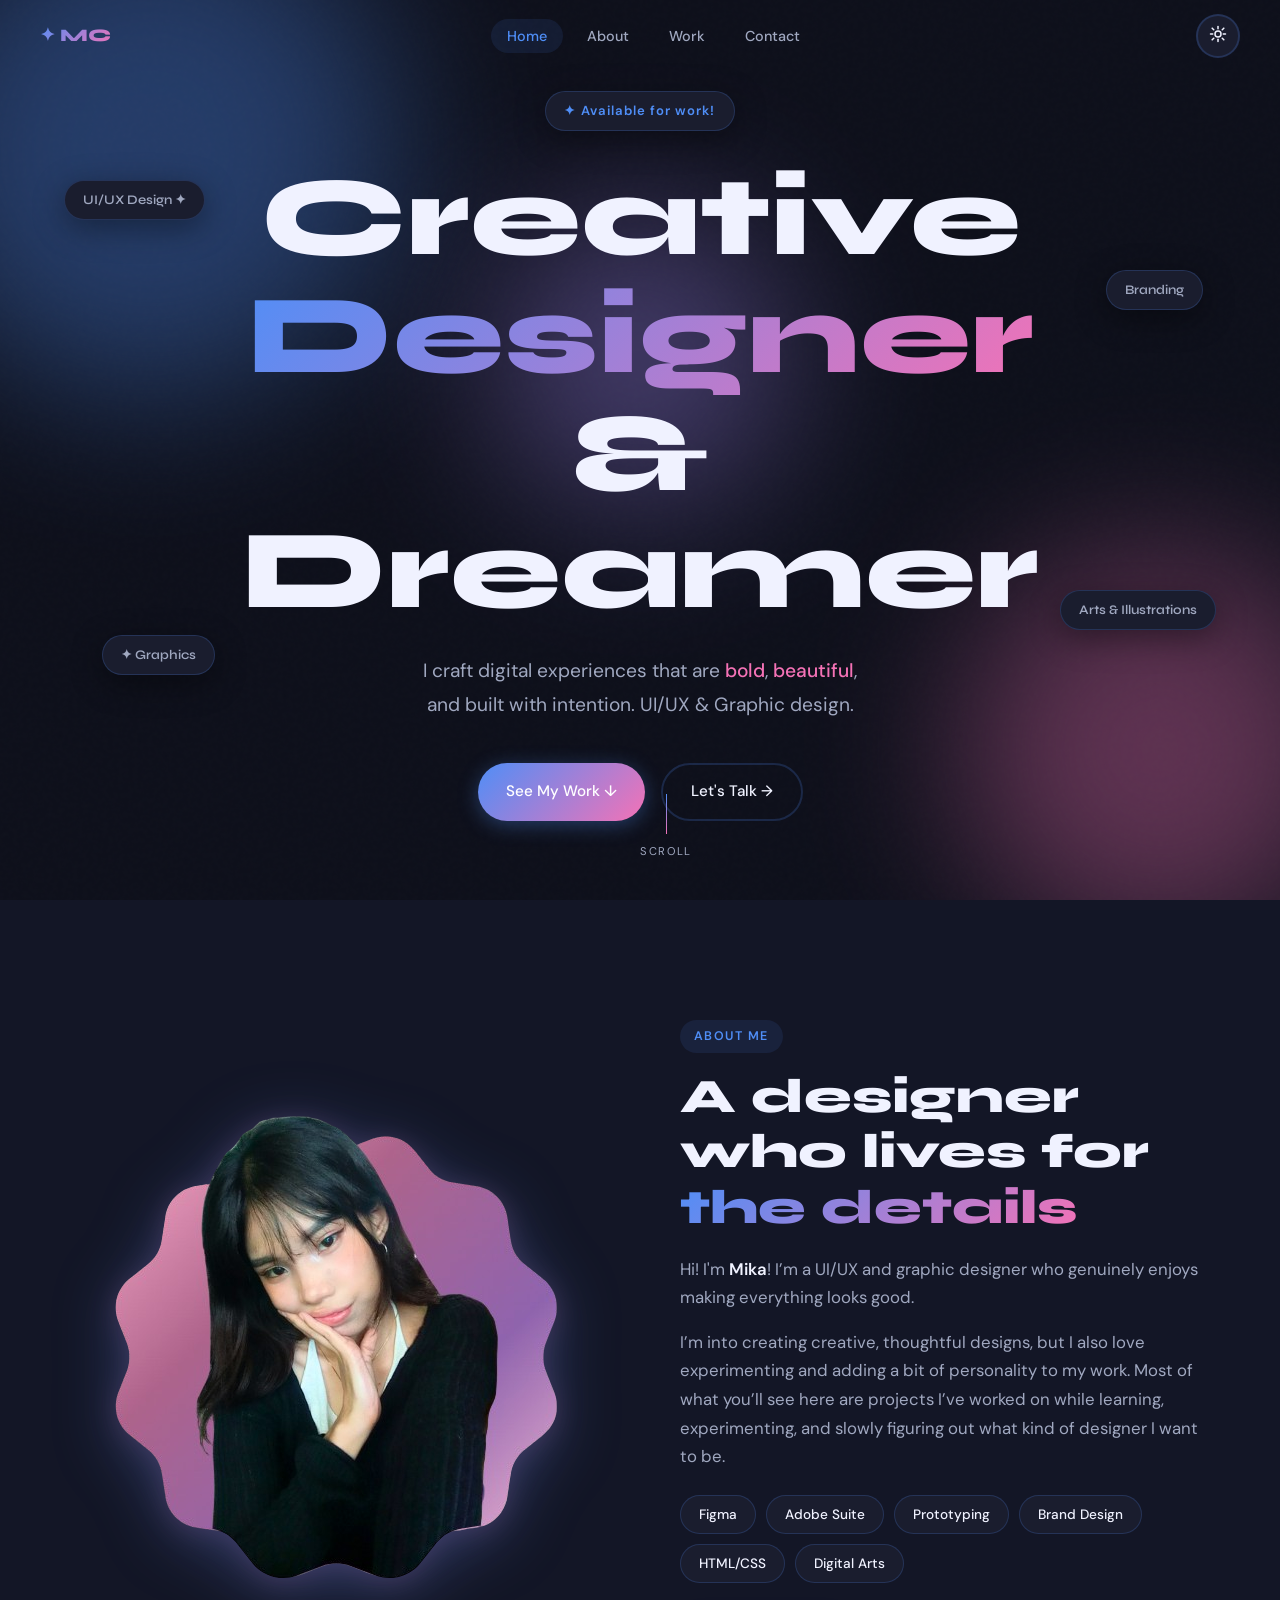
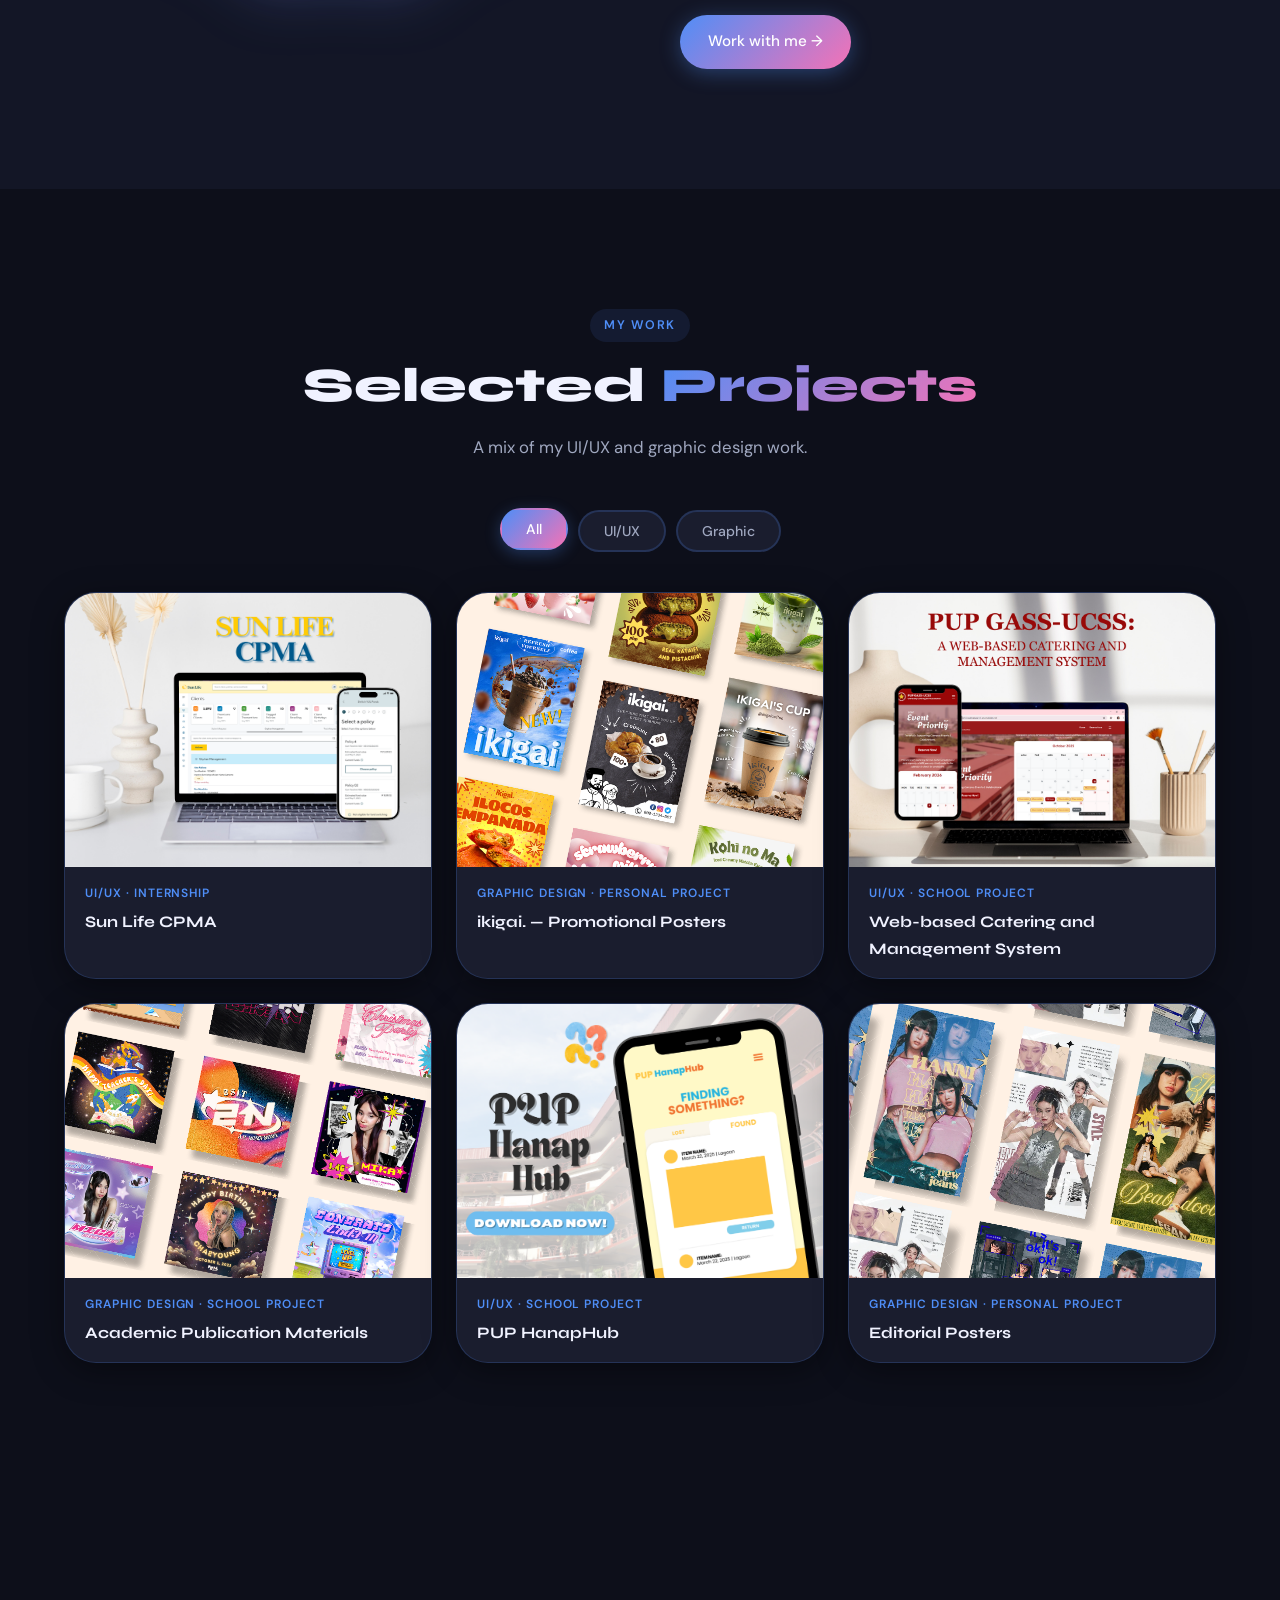
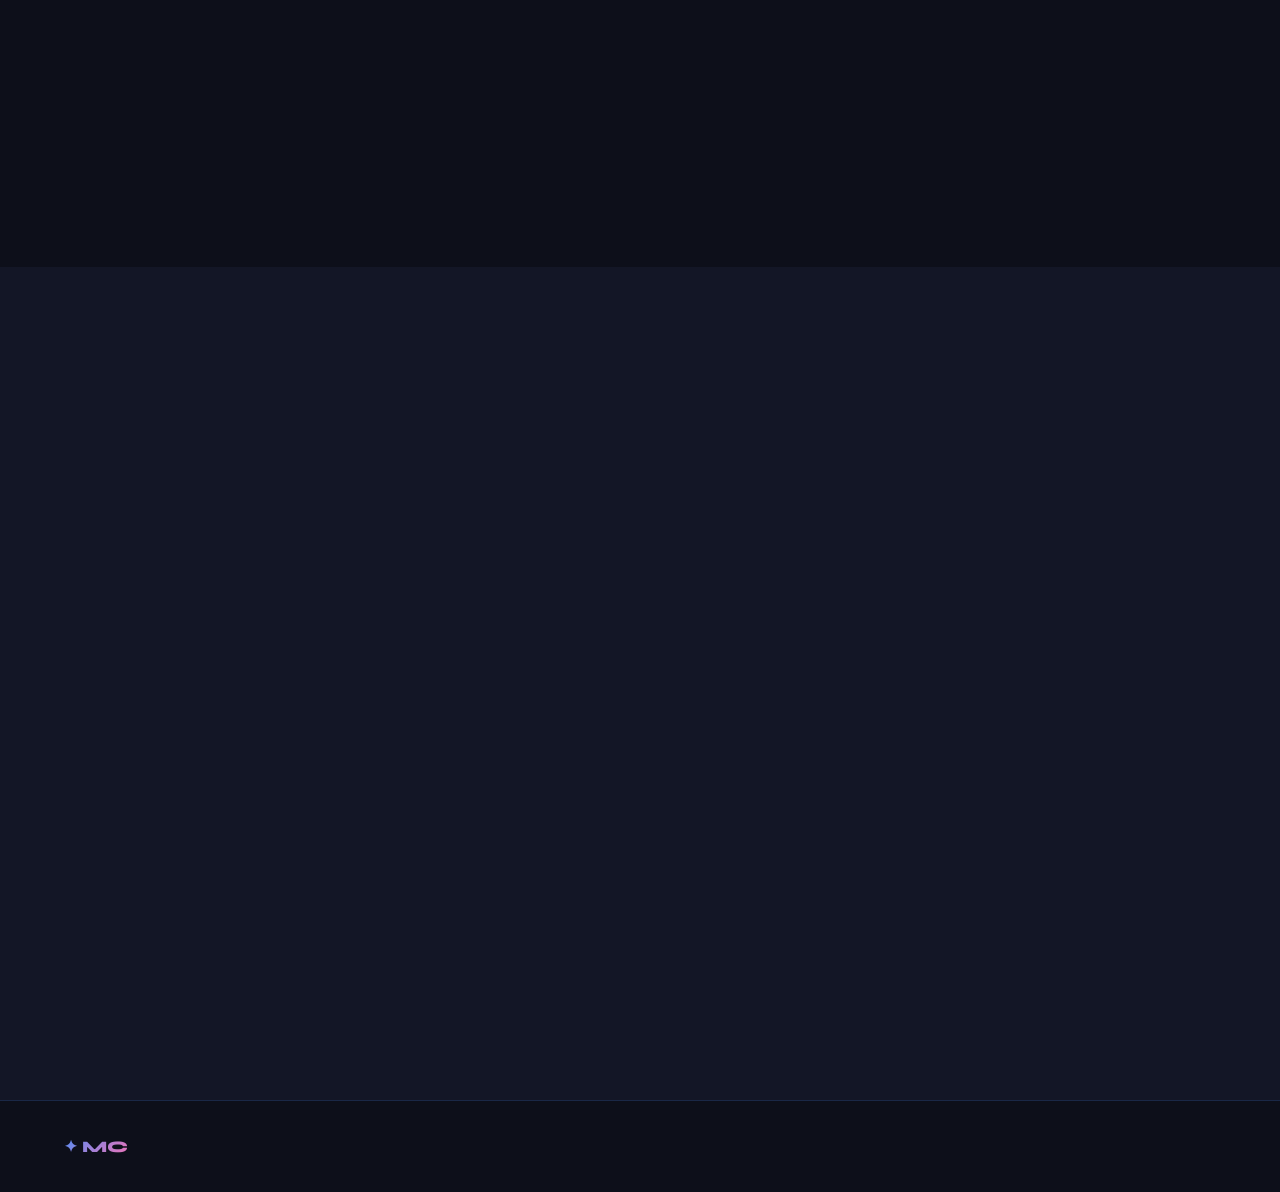
<file: index.html>
<!DOCTYPE html>
<html lang="en" data-theme="light">
<head>
  <meta charset="UTF-8" />
  <meta name="viewport" content="width=device-width, initial-scale=1.0" />
  <title>✦ MC — Designer & Creator</title>
  <link rel="preconnect" href="https://fonts.googleapis.com" />
  <link rel="preconnect" href="https://fonts.gstatic.com" crossorigin />
  <link href="https://fonts.googleapis.com/css2?family=Syne:wght@400;600;700;800&family=DM+Sans:ital,wght@0,300;0,400;0,500;1,300&display=swap" rel="stylesheet" />
  <link rel="stylesheet" href="style.css" />
</head>
<body>

  <!-- ===== LOADER ===== -->
  <div id="loader">
    <div class="loader-inner">
      <div class="loader-logo">✦</div>
      <div class="loader-bar"><div class="loader-fill"></div></div>
      <p class="loader-text">Stars at work...</p>
    </div>
  </div>

  <!-- ===== NAVBAR ===== -->
  <nav class="navbar" id="navbar">
    <a href="#home" class="nav-logo">✦ MC</a>
    <ul class="nav-links" id="navLinks">
      <li><a href="#home" class="nav-link active">Home</a></li>
      <li><a href="#about" class="nav-link">About</a></li>
      <li><a href="#portfolio" class="nav-link">Work</a></li>
      <li><a href="#contact" class="nav-link">Contact</a></li>
    </ul>
    <div class="nav-actions">
      <button class="theme-toggle" id="themeToggle" aria-label="Toggle dark mode">
        <span class="theme-icon">🌙</span>
      </button>
      <button class="hamburger" id="hamburger" aria-label="Open menu">
        <span></span><span></span><span></span>
      </button>
    </div>
  </nav>

  <!-- ===== HERO SECTION ===== -->
  <section class="hero" id="home">
    <div class="hero-bg">
      <div class="blob blob-1"></div>
      <div class="blob blob-2"></div>
      <div class="blob blob-3"></div>
      <div class="noise-overlay"></div>
    </div>
    <div class="hero-content">
      <div class="hero-badge">✦ Available for work!</div>
      <h1 class="hero-title">
        <span class="line">Creative</span>
        <span class="line gradient-text">Designer</span>
        <span class="line">&amp; Dreamer</span>
      </h1>
      <p class="hero-sub">
        I craft digital experiences that are <em>bold</em>, <em>beautiful</em>,<br />
        and built with intention. UI/UX &amp; Graphic design.
      </p>
      <div class="hero-cta">
        <a href="#portfolio" class="btn btn-primary">See My Work ↓</a>
        <a href="#contact" class="btn btn-ghost">Let's Talk →</a>
      </div>  
      <div class="hero-scroll-hint">
        <div class="scroll-line"></div>
        <span>scroll</span>
      </div>
    </div>

    <div class="hero-float-tags">
      <div class="float-tag tag-1">UI/UX Design ✦</div>
      <div class="float-tag tag-2">Branding</div>
      <div class="float-tag tag-3">✦ Graphics</div>
      <div class="float-tag tag-4">Arts & Illustrations</div>
    </div>
  </section>

  <!-- ===== ABOUT SECTION ===== -->
  <section class="about" id="about">
    <div class="container">
      <div class="about-grid">
        <div class="about-image-wrap">
          <div class="about-image-frame">
            <!-- Replace with your own photo -->
            <img
              src="images/me.png"
              alt="Mika — Designer"
              class="about-photo"
              id="aboutPhoto"
            />
            <div class="about-image-deco"></div>
          </div>
        </div>
        <div class="about-text">
          <div class="section-label">About Me</div>
          <h2 class="section-title">A designer who lives for <span class="gradient-text">the details</span></h2>
          <p>
            Hi! I'm <strong>Mika</strong>! I’m a UI/UX and graphic designer who genuinely enjoys making everything looks good.
          </p>
          <p>
            I’m into creating creative, thoughtful designs, but I also love experimenting and adding a bit of personality to my work. Most of what you’ll see here are projects I’ve worked on while learning, experimenting, and slowly figuring out what kind of designer I want to be.
          </p>
          <div class="skills-wrap">
            <div class="skill-pill">Figma</div>
            <div class="skill-pill">Adobe Suite</div>
            <div class="skill-pill">Prototyping</div>
            <div class="skill-pill">Brand Design</div>
            <div class="skill-pill">HTML/CSS</div>
            <div class="skill-pill">Digital Arts</div>
          </div>
          <a href="#contact" class="btn btn-primary">Work with me → </a>
        </div>
      </div>
    </div>
  </section>

  <!-- ===== PORTFOLIO SECTION ===== -->
  <section class="portfolio" id="portfolio">
    <div class="container">
      <div class="section-header">
        <div class="section-label">My Work</div>
        <h2 class="section-title">Selected <span class="gradient-text">Projects</span></h2>
        <p class="section-sub">A mix of my UI/UX and graphic design work.</p>
      </div>

      <!-- Filter Tabs -->
      <div class="filter-tabs">
        <button class="filter-btn active" data-filter="all">All</button>
        <button class="filter-btn" data-filter="ui">UI/UX</button>
        <button class="filter-btn" data-filter="graphic">Graphic</button>
      </div>


      <!-- Portfolio Grid -->
      <div class="portfolio-grid" id="portfolioGrid">
 
        <!-- Project Card 1 -->
        <article class="project-card" data-category="ui">
          <div class="card-image">
            <img src="images/Sun Life cover.png" alt="Sun Life" loading="lazy" />
            <div class="card-overlay">
              <div class="card-overlay-content">
                <span class="card-tag">UI/UX</span>
                <h3>Sun Life CPMA</h3>
                <p>A collection of UI/UX projects I designed and prototyped during my internship with Sun Life’s Experience Design team.</p>
                <a href="project-detail.html?id=1" class="card-link">View Project →</a>
              </div>
            </div>
          </div>
          <div class="card-info">
            <span class="card-category">UI/UX · Internship</span>
            <h3 class="card-title">Sun Life CPMA</h3>
          </div>
        </article> 

 
        <!-- Project Card 2 (featured) -->
        <article class="project-card" data-category="graphic">
          <div class="card-image">
            <img src="images\posters cover.png" alt="Brand Identity" loading="lazy" />
            <div class="card-overlay">
              <div class="card-overlay-content">
                <span class="card-tag">Graphic Design</span>
                <h3>ikigai. — Promotional Posters</h3>
                <p>A collection of promotional posters created as a personal passion project.</p>
                <a href="project-detail.html?id=2" class="card-link">View Project →</a>
              </div>
            </div>
          </div>
          <div class="card-info">
            <span class="card-category">Graphic Design · Personal Project</span>
            <h3 class="card-title">ikigai. — Promotional Posters</h3>
          </div>
        </article>
 
        <!-- Project Card 3 -->
        <article class="project-card" data-category="ui">
          <div class="card-image">
            <img src="images\Website Laptop Mockup Instagram Post.png" alt="PUP GASS_UCSS UI" loading="lazy" />
            <div class="card-overlay">
              <div class="card-overlay-content">
                <span class="card-tag">UI/UX</span>
                <h3>Catering and Management System</h3>
                <p>A school project designed for PUP GASS-UCSS to streamline their process.</p>
                <a href="project-detail.html?id=3" class="card-link">View Project →</a>
              </div>
            </div>
          </div>
          <div class="card-info">
            <span class="card-category">UI/UX · School Project</span>
            <h3 class="card-title">Web-based Catering and Management System</h3>
          </div>
        </article>

 
        <!-- Project Card 4 -->
        <article class="project-card" data-category="graphic">
          <div class="card-image">
            <img src="images\pubmats.png" alt="Poster Design" loading="lazy" />
            <div class="card-overlay">
              <div class="card-overlay-content">
                <span class="card-tag">Graphic</span>
                <h3>Academic Publication Materials</h3>
                <p>Series of bold, expressive posters made for our block section pubmats and branding.</p>
                <a href="project-detail.html?id=4" class="card-link">View Project →</a>
              </div>
            </div>
          </div>
          <div class="card-info">
            <span class="card-category">Graphic Design · School Project</span>
            <h3 class="card-title">Academic Publication Materials</h3>
          </div>
        </article>
 
        <!-- Project Card 5 -->
        <article class="project-card" data-category="ui">
          <div class="card-image">
            <img src="images/Hanap hub cover.png" alt="Mobile App" loading="lazy" />
            <div class="card-overlay">
              <div class="card-overlay-content">
                <span class="card-tag">UI/UX</span>
                <h3>PUP HanapHub</h3>
                <p>A web-based platform for PUP Main Campus students and faculty to report, track, and claim lost and found items.</p>
                <a href="project-detail.html?id=5" class="card-link">View Project →</a>
              </div>
            </div>
          </div>
          <div class="card-info">
            <span class="card-category">UI/UX · School Project</span>
            <h3 class="card-title">PUP HanapHub</h3>
          </div>
        </article> 
 
         <!-- Project Card 6  -->
         <article class="project-card" data-category="graphic">
          <div class="card-image">
            <img src="images/Screenshot 2026-03-22 000802.png" alt="Social Media" loading="lazy" />
            <div class="card-overlay">
              <div class="card-overlay-content">
                <span class="card-tag">Graphic</span>
                <h3>Editorial Posters</h3>
                <p>A collection of personal graphic design works inspired by pop culture, featuring edited visuals.</p>
                <a href="project-detail.html?id=6" class="card-link">View Project →</a>
              </div>
            </div>
          </div>
          <div class="card-info">
            <span class="card-category">Graphic Design · Personal Project</span>
            <h3 class="card-title">Editorial Posters</h3>
          </div>
        </article>

         <!-- Project Card 7  -->
         <article class="project-card" data-category="ui">
          <div class="card-image">
            <img src= "images/Beige Minimal Website Launch Laptop Mockup Instagram Post.png" alt="Web App" loading="lazy" />
            <div class="card-overlay">
              <div class="card-overlay-content">
                <span class="card-tag">UI/UX</span>
                <h3>Quizmaster</h3>
                <p>A web application that includes quizzes from different subjects.</p>
                <a href="project-detail.html?id=7" class="card-link">View Project →</a>
              </div>
            </div>
          </div>
          <div class="card-info">
            <span class="card-category">UI/UX · School Project</span>
            <h3 class="card-title">Quizmaster</h3>
          </div>
        </article>
 
      </div>
    </div>
  </section>
  
  <!-- ===== CONTACT SECTION ===== -->
  <section class="contact" id="contact">
    <div class="container">
      <div class="contact-inner">
        <div class="contact-left">
          <div class="section-label">Contact</div>
          <h2 class="section-title">Let's make something <span class="gradient-text">amazing</span> together ✦</h2>
          <p>Got a project in mind? I'd love to hear about it. Send me a message and let's chat!</p>
          <div class="contact-links">
            <a href="mailto:miccaelaespiritu@gmail.com" class="contact-link">
              <span class="contact-link-icon">✉</span>
              miccaelaespiritu@gmail.com
            </a>
            <a href="https://facebook.com/micachuu.4/" class="contact-link" target="_blank">
              <span class="contact-link-icon">✦</span>
              Miccaela Claire Espiritu
            </a>
            <a href="https://www.linkedin.com/in/miccaelaespiritu/" class="contact-link" target="_blank">
              <span class="contact-link-icon">◈</span>
              Linkedin / miccaelaespiritu
            </a>
          </div>
        </div>
        <form class="contact-form" id="contactForm">
          <div class="form-group">
            <label for="name">Your Name</label>
            <input type="text" id="name" name="name" placeholder="e.g. Alex Rivera" required />
          </div>
          <div class="form-group">
            <label for="email">Email Address</label>
            <input type="email" id="email" name="email" placeholder="you@example.com" required />
          </div>
          <div class="form-group">
            <label for="message">Tell me about your project</label>
            <textarea id="message" name="message" rows="5" placeholder="I need help with..." required></textarea>
          </div>
          <button type="submit" class="btn btn-primary full-width">
            Send Message ✦
          </button>
          <div class="form-success" id="formSuccess">
            ✦ Message sent! I'll get back to you soon.
          </div>
        </form>
      </div>
    </div>
  </section>

  <!-- ===== FOOTER ===== -->
  <footer class="footer">
    <div class="container">
      <div class="footer-inner">
        <span class="footer-logo">✦ MC</span>
        <!-- <p>Designed &amp; built with ♡ · 2025</p>
        <div class="footer-socials">
          <a href="#" aria-label="Instagram">FB</a>
          <a href="#" aria-label="Behance">Be</a>
          <a href="#" aria-label="LinkedIn">Li</a>
        </div> -->
      </div>
    </div>
  </footer>

  <script src="script.js"></script>
</body>
</html>
</file>
<file: style.css>
/* ============================================
   PORTFOLIO CSS — Gen Z Blue & Pink Aesthetic
   ============================================ */

/* ---- CSS VARIABLES (edit these to retheme!) ---- */
:root {
  --blue: #4f8ef7;
  --blue-dark: #2563eb;
  --pink: #f472b6;
  --pink-light: #fbcfe8;
  --gradient: linear-gradient(135deg, var(--blue) 0%, var(--pink) 100%);
  --gradient-soft: linear-gradient(135deg, #dbeafe 0%, #fce7f3 100%);

  --bg: #fafafa;
  --bg-alt: #f1f5ff;
  --surface: #ffffff;
  --surface-2: #f5f3ff;
  --border: rgba(79, 142, 247, 0.15);

  --text: #1a1a2e;
  --text-muted: #6b7280;
  --text-light: #9ca3af;

  --radius: 20px;
  --radius-sm: 12px;
  --radius-xl: 32px;
  --shadow: 0 8px 32px rgba(79, 142, 247, 0.12);
  --shadow-hover: 0 16px 48px rgba(79, 142, 247, 0.22);

  --font-display: 'Syne', sans-serif;
  --font-body: 'DM Sans', sans-serif;
  --nav-height: 72px;

  --transition: all 0.35s cubic-bezier(0.4, 0, 0.2, 1);
}

/* ---- DARK MODE ---- */
[data-theme="dark"] {
  --bg: #0d0f1a;
  --bg-alt: #131626;
  --surface: #1a1d2e;
  --surface-2: #1e2235;
  --border: rgba(79, 142, 247, 0.2);
  --text: #f0f2ff;
  --text-muted: #a0a8c0;
  --text-light: #6b7280;
  --shadow: 0 8px 32px rgba(0, 0, 0, 0.4);
  --shadow-hover: 0 16px 48px rgba(79, 142, 247, 0.25);
  --gradient-soft: linear-gradient(135deg, #1e2a4a 0%, #2a1a2e 100%);
}

/* ---- RESET & BASE ---- */
*, *::before, *::after { box-sizing: border-box; margin: 0; padding: 0; }

html {
  scroll-behavior: smooth;
  scroll-padding-top: var(--nav-height);
}

body {
  font-family: var(--font-body);
  background: var(--bg);
  color: var(--text);
  line-height: 1.7;
  overflow-x: hidden;
  transition: background 0.4s ease, color 0.4s ease;
}

img { max-width: 100%; display: block; }
a { text-decoration: none; color: inherit; }
ul { list-style: none; }

/* ---- UTILITY ---- */
.container {
  max-width: 1200px;
  margin: 0 auto;
  padding: 0 24px;
}

.gradient-text {
  background: var(--gradient);
  -webkit-background-clip: text;
  -webkit-text-fill-color: transparent;
  background-clip: text;
}

.section-label {
  display: inline-block;
  font-size: 0.78rem;
  font-weight: 600;
  letter-spacing: 0.12em;
  text-transform: uppercase;
  color: var(--blue);
  background: rgba(79, 142, 247, 0.1);
  padding: 6px 14px;
  border-radius: 100px;
  margin-bottom: 16px;
}

.section-title {
  font-family: var(--font-display);
  font-size: clamp(2rem, 4vw, 3rem);
  font-weight: 800;
  line-height: 1.15;
  margin-bottom: 20px;
}

/* ---- BUTTONS ---- */
.btn {
  display: inline-flex;
  align-items: center;
  gap: 8px;
  font-family: var(--font-body);
  font-size: 0.95rem;
  font-weight: 500;
  padding: 14px 28px;
  border-radius: 100px;
  border: none;
  cursor: pointer;
  transition: var(--transition);
  text-decoration: none;
}

.btn-primary {
  background: var(--gradient);
  color: #fff;
  box-shadow: 0 4px 20px rgba(79, 142, 247, 0.35);
}
.btn-primary:hover {
  transform: translateY(-3px) scale(1.02);
  box-shadow: 0 8px 32px rgba(79, 142, 247, 0.45);
}

.btn-ghost {
  background: transparent;
  color: var(--text);
  border: 2px solid var(--border);
}
.btn-ghost:hover {
  border-color: var(--blue);
  color: var(--blue);
  transform: translateY(-3px);
}

.full-width { width: 100%; justify-content: center; }

/* =======================================
   LOADER
======================================= */
#loader {
  position: fixed;
  inset: 0;
  background: var(--bg);
  z-index: 9999;
  display: flex;
  align-items: center;
  justify-content: center;
  transition: opacity 0.5s ease, visibility 0.5s ease;
}
#loader.hidden { opacity: 0; visibility: hidden; pointer-events: none; }

.loader-inner { text-align: center; }

.loader-logo {
  font-size: 3rem;
  background: var(--gradient);
  -webkit-background-clip: text;
  -webkit-text-fill-color: transparent;
  background-clip: text;
  animation: spin 2s linear infinite;
  display: block;
  margin-bottom: 20px;
}

@keyframes spin {
  from { transform: rotate(0deg); }
  to { transform: rotate(360deg); }
}

.loader-bar {
  width: 200px;
  height: 4px;
  background: var(--border);
  border-radius: 100px;
  overflow: hidden;
  margin: 0 auto 14px;
}
.loader-fill {
  height: 100%;
  background: var(--gradient);
  border-radius: 100px;
  animation: load 1.8s ease forwards;
}
@keyframes load { from { width: 0; } to { width: 100%; } }

.loader-text {
  font-size: 0.85rem;
  color: var(--text-muted);
  font-family: var(--font-display);
  letter-spacing: 0.05em;
}

/* =======================================
   CUSTOM CURSOR (desktop only)
======================================= */
.cursor, .cursor-trail {
  position: fixed;
  pointer-events: none;
  z-index: 9998;
  border-radius: 50%;
  mix-blend-mode: difference;
  transition: transform 0.1s ease;
}
.cursor {
  width: 10px; height: 10px;
  background: var(--blue);
  transform: translate(-50%, -50%);
}
.cursor-trail {
  width: 32px; height: 32px;
  border: 2px solid var(--pink);
  transform: translate(-50%, -50%);
  transition: left 0.15s ease, top 0.15s ease;
}

@media (max-width: 768px) {
  .cursor, .cursor-trail { display: none; }
}

/* =======================================
   NAVBAR
======================================= */
.navbar {
  position: fixed;
  top: 0; left: 0; right: 0;
  height: var(--nav-height);
  display: flex;
  align-items: center;
  justify-content: space-between;
  padding: 0 40px;
  z-index: 1000;
  transition: var(--transition);
}

.navbar.scrolled {
  background: rgba(250, 250, 250, 0.85);
  backdrop-filter: blur(20px);
  -webkit-backdrop-filter: blur(20px);
  box-shadow: 0 1px 24px rgba(79, 142, 247, 0.08);
}

[data-theme="dark"] .navbar.scrolled {
  background: rgba(13, 15, 26, 0.85);
}

.nav-logo {
  font-family: var(--font-display);
  font-weight: 800;
  font-size: 1.1rem;
  background: var(--gradient);
  -webkit-background-clip: text;
  -webkit-text-fill-color: transparent;
  background-clip: text;
}

.nav-links {
  display: flex;
  gap: 8px;
}

.nav-link {
  font-size: 0.9rem;
  font-weight: 500;
  color: var(--text-muted);
  padding: 8px 16px;
  border-radius: 100px;
  transition: var(--transition);
}
.nav-link:hover, .nav-link.active {
  color: var(--blue);
  background: rgba(79, 142, 247, 0.1);
}

.nav-actions { display: flex; align-items: center; gap: 12px; }

.theme-toggle {
  background: var(--surface);
  border: 2px solid var(--border);
  border-radius: 100px;
  width: 44px; height: 44px;
  cursor: pointer;
  font-size: 1rem;
  color: var(--text);
  display: flex; align-items: center; justify-content: center;
  transition: var(--transition);
}
.theme-toggle:hover { border-color: var(--blue); transform: scale(1.1); }

.hamburger {
  display: none;
  flex-direction: column;
  gap: 5px;
  background: none; border: none; cursor: pointer;
  padding: 8px;
}
.hamburger span {
  width: 24px; height: 2px;
  background: var(--text);
  border-radius: 2px;
  transition: var(--transition);
  display: block;
}
.hamburger.open span:nth-child(1) { transform: rotate(45deg) translate(5px, 5px); }
.hamburger.open span:nth-child(2) { opacity: 0; }
.hamburger.open span:nth-child(3) { transform: rotate(-45deg) translate(5px, -5px); }

/* Mobile nav */
@media (max-width: 768px) {
  .navbar { padding: 0 20px; }
  .hamburger { display: flex; }
  .nav-links {
    position: fixed;
    top: var(--nav-height); left: 0; right: 0;
    background: var(--surface);
    flex-direction: column;
    align-items: center;
    padding: 24px;
    gap: 8px;
    box-shadow: var(--shadow);
    transform: translateY(-120%);
    transition: transform 0.4s cubic-bezier(0.4, 0, 0.2, 1);
    border-bottom: 1px solid var(--border);
  }
  .nav-links.open { transform: translateY(0); }
  .nav-link { width: 100%; text-align: center; padding: 12px; }
}

/* =======================================
   HERO
======================================= */
.hero {
  min-height: 100vh;
  display: flex;
  align-items: center;
  justify-content: center;
  position: relative;
  overflow: hidden;
  padding: var(--nav-height) 24px 60px;
}

/* Animated blob background */
.hero-bg { position: absolute; inset: 0; z-index: 0; }

.blob {
  position: absolute;
  border-radius: 50%;
  filter: blur(80px);
  opacity: 0.35;
  animation: float 8s ease-in-out infinite;
}
.blob-1 {
  width: 500px; height: 500px;
  background: var(--blue);
  top: -100px; left: -100px;
  animation-duration: 9s;
}
.blob-2 {
  width: 400px; height: 400px;
  background: var(--pink);
  bottom: -50px; right: -80px;
  animation-duration: 11s;
  animation-delay: -3s;
}
.blob-3 {
  width: 300px; height: 300px;
  background: #a78bfa;
  top: 40%; left: 50%;
  transform: translate(-50%, -50%);
  animation-duration: 7s;
  animation-delay: -5s;
}

@keyframes float {
  0%, 100% { transform: translate(0, 0) scale(1); }
  33% { transform: translate(30px, -30px) scale(1.05); }
  66% { transform: translate(-20px, 20px) scale(0.95); }
}

.noise-overlay {
  position: absolute; inset: 0;
  background-image: url("data:image/svg+xml,%3Csvg viewBox='0 0 200 200' xmlns='http://www.w3.org/2000/svg'%3E%3Cfilter id='n'%3E%3CfeTurbulence type='fractalNoise' baseFrequency='0.9' numOctaves='4'/%3E%3C/filter%3E%3Crect width='100%25' height='100%25' filter='url(%23n)' opacity='0.03'/%3E%3C/svg%3E");
  opacity: 0.5;
}

.hero-content {
  position: relative; z-index: 1;
  text-align: center;
  max-width: 800px;
}

.hero-badge {
  display: inline-flex;
  align-items: center;
  gap: 8px;
  font-size: 0.82rem;
  font-weight: 600;
  letter-spacing: 0.08em;
  color: var(--blue);
  background: var(--surface);
  border: 1px solid var(--border);
  padding: 8px 18px;
  border-radius: 100px;
  margin-bottom: 28px;
  box-shadow: var(--shadow);
  animation: fadeUp 0.8s ease 0.2s both;
}

.hero-title {
  font-family: var(--font-display);
  font-size: clamp(3.5rem, 9vw, 7rem);
  font-weight: 800;
  line-height: 1.05;
  margin-bottom: 24px;
}

.hero-title .line {
  display: block;
  animation: fadeUp 0.8s ease both;
}
.hero-title .line:nth-child(1) { animation-delay: 0.3s; }
.hero-title .line:nth-child(2) { animation-delay: 0.45s; }
.hero-title .line:nth-child(3) { animation-delay: 0.6s; }

.hero-sub {
  font-size: clamp(1rem, 2vw, 1.2rem);
  color: var(--text-muted);
  margin-bottom: 40px;
  line-height: 1.8;
  animation: fadeUp 0.8s ease 0.75s both;
}
.hero-sub em { font-style: normal; color: var(--pink); font-weight: 500; }

.hero-cta {
  display: flex;
  gap: 16px;
  justify-content: center;
  flex-wrap: wrap;
  animation: fadeUp 0.8s ease 0.9s both;
}

.hero-scroll-hint {
  position: absolute;
  bottom: -40px;
  left: 50%;
  transform: translateX(-50%);
  display: flex;
  flex-direction: column;
  align-items: center;
  gap: 8px;
  font-size: 0.7rem;
  letter-spacing: 0.15em;
  text-transform: uppercase;
  color: var(--text-muted);
  animation: fadeUp 0.8s ease 1.2s both;
}

.scroll-line {
  width: 1px; height: 40px;
  background: var(--gradient);
  animation: scrollPulse 2s ease infinite;
}
@keyframes scrollPulse {
  0%, 100% { transform: scaleY(1); opacity: 1; }
  50% { transform: scaleY(0.5); opacity: 0.4; }
}

/* Floating tags */
.hero-float-tags { position: absolute; inset: 0; z-index: 0; pointer-events: none; }
.float-tag {
  position: absolute;
  background: var(--surface);
  border: 1px solid var(--border);
  border-radius: 100px;
  padding: 8px 18px;
  font-size: 0.82rem;
  font-weight: 600;
  font-family: var(--font-display);
  color: var(--text-muted);
  box-shadow: var(--shadow);
  animation: floatTag 6s ease-in-out infinite;
}
.tag-1 { top: 20%; left: 5%; animation-delay: 0s; }
.tag-2 { top: 30%; right: 6%; animation-delay: -2s; }
.tag-3 { bottom: 25%; left: 8%; animation-delay: -4s; }
.tag-4 { bottom: 30%; right: 5%; animation-delay: -1s; }

@keyframes floatTag {
  0%, 100% { transform: translateY(0px); }
  50% { transform: translateY(-12px); }
}

@media (max-width: 768px) {
  .float-tag { display: none; }
  .hero-scroll-hint { display: none; }
}

/* =======================================
   ABOUT
======================================= */
.about {
  padding: 120px 0;
  background: var(--bg-alt);
}

.about-grid {
  display: grid;
  grid-template-columns: 1fr 1fr;
  gap: 80px;
  align-items: center;
}

.about-image-wrap {
  position: relative;
  display: flex;
  flex-direction: column;
  align-items: center;
}

/* Frame is transparent — no box, no clip, no radius crop */
.about-image-frame {
  position: relative;
  display: inline-block;
}

/* PNG at natural size; drop-shadow traces the actual shape */
.about-photo {
  width: 100%;
  height: auto;
  display: block;
  object-fit: unset;
  /* drop-shadow follows the PNG alpha mask, not the box */
  filter:
    drop-shadow(0 12px 32px rgba(79, 142, 247, 0.28))
    drop-shadow(0  4px 12px rgba(244, 114, 182, 0.18));
  transition: filter 0.4s ease, transform 0.4s ease;
}
.about-image-frame:hover .about-photo {
  transform: translateY(-6px);
  filter:
    drop-shadow(0 20px 48px rgba(79, 142, 247, 0.38))
    drop-shadow(0  8px 20px rgba(244, 114, 182, 0.25));
}

/* Deco is removed — not needed without a box frame */
.about-image-deco { display: none; }

.about-stats {
  display: flex;
  gap: 12px;
  margin-top: 20px;
}

.stat-card {
  flex: 1;
  background: var(--surface);
  border-radius: var(--radius);
  padding: 16px;
  text-align: center;
  box-shadow: var(--shadow);
  border: 1px solid var(--border);
  transition: var(--transition);
}
.stat-card:hover { transform: translateY(-4px); box-shadow: var(--shadow-hover); }

.stat-num {
  display: block;
  font-family: var(--font-display);
  font-size: 1.6rem;
  font-weight: 800;
  background: var(--gradient);
  -webkit-background-clip: text;
  -webkit-text-fill-color: transparent;
  background-clip: text;
}
.stat-label { font-size: 0.75rem; color: var(--text-muted); }

.about-text p {
  color: var(--text-muted);
  margin-bottom: 16px;
  font-size: 1.05rem;
}
.about-text strong { color: var(--text); font-weight: 600; }
.about-text em { font-style: normal; color: var(--blue); }

/* Journey / education timeline */
.about-journey {
  display: flex;
  flex-direction: column;
  gap: 14px;
  margin: 24px 0 28px;
  padding-left: 4px;
}
.journey-item {
  display: flex;
  align-items: flex-start;
  gap: 14px;
}
.journey-dot {
  width: 10px; height: 10px;
  border-radius: 50%;
  background: var(--gradient);
  flex-shrink: 0;
  margin-top: 5px;
  box-shadow: 0 0 0 3px rgba(79,142,247,0.15);
}
.journey-info {
  font-size: 0.92rem;
  color: var(--text-muted);
  line-height: 1.5;
}
.journey-year {
  display: inline-block;
  font-size: 0.72rem;
  font-weight: 700;
  letter-spacing: 0.08em;
  text-transform: uppercase;
  color: var(--pink);
  margin-bottom: 2px;
  margin-right: 8px;
}
.journey-info strong { color: var(--text); font-weight: 600; }

.about-cta-row {
  display: flex;
  gap: 14px;
  flex-wrap: wrap;
  margin-top: 32px;
}

.skills-wrap {
  display: flex;
  flex-wrap: wrap;
  gap: 10px;
  margin: 24px 0 32px;
}

.skill-pill {
  background: var(--surface);
  border: 1.5px solid var(--border);
  border-radius: 100px;
  padding: 7px 18px;
  font-size: 0.85rem;
  font-weight: 500;
  color: var(--text);
  transition: var(--transition);
  cursor: default;
}
.skill-pill:hover {
  border-color: var(--blue);
  color: var(--blue);
  background: rgba(79, 142, 247, 0.08);
  transform: translateY(-2px);
}

/* about responsive handled in main responsive block below */

/* =======================================
   PORTFOLIO
======================================= */
.portfolio {
  padding: 120px 0;
}

.section-header {
  text-align: center;
  margin-bottom: 48px;
}
.section-sub {
  color: var(--text-muted);
  font-size: 1.05rem;
  max-width: 480px;
  margin: 0 auto;
}

/* Filter tabs */
.filter-tabs {
  display: flex;
  justify-content: center;
  gap: 10px;
  flex-wrap: wrap;
  margin-bottom: 40px;
}

.filter-btn {
  background: var(--surface);
  border: 2px solid var(--border);
  border-radius: 100px;
  padding: 10px 24px;
  font-family: var(--font-body);
  font-size: 0.88rem;
  font-weight: 500;
  color: var(--text-muted);
  cursor: pointer;
  transition: var(--transition);
}
.filter-btn:hover, .filter-btn.active {
  background: var(--gradient);
  border-color: transparent;
  color: #fff;
  transform: translateY(-2px);
  box-shadow: 0 4px 16px rgba(79, 142, 247, 0.3);
}

/* Portfolio grid */
.portfolio-grid {
  display: grid;
  grid-template-columns: repeat(3, 1fr);
  gap: 24px;
}

/* Featured card spans 2 columns */
.project-card.featured {
  grid-column: span 2;
}

.project-card {
  border-radius: var(--radius-xl);
  overflow: hidden;
  background: var(--surface);
  box-shadow: var(--shadow);
  transition: var(--transition);
  border: 1px solid var(--border);
}
.project-card:hover {
  transform: translateY(-8px);
  box-shadow: var(--shadow-hover);
}

/* Hide filtered items */
.project-card.hidden {
  display: none;
}

.card-image {
  position: relative;
  overflow: hidden;
  aspect-ratio: 4/3;
}
.project-card.featured .card-image { aspect-ratio: 16/9; }

.card-image img {
  width: 100%; height: 100%;
  object-fit: cover;
  transition: transform 0.6s ease;
}
.project-card:hover .card-image img { transform: scale(1.06); }

.card-overlay {
  position: absolute;
  inset: 0;
  background: linear-gradient(135deg, rgba(79, 142, 247, 0.92) 0%, rgba(244, 114, 182, 0.92) 100%);
  opacity: 0;
  display: flex;
  align-items: flex-end;
  padding: 24px;
  transition: opacity 0.4s ease;
}
.project-card:hover .card-overlay { opacity: 1; }

.card-overlay-content { color: #fff; }

.card-tag {
  font-size: 0.72rem;
  font-weight: 600;
  letter-spacing: 0.1em;
  text-transform: uppercase;
  background: rgba(255,255,255,0.2);
  padding: 4px 10px;
  border-radius: 100px;
  display: inline-block;
  margin-bottom: 10px;
}

.card-overlay-content h3 {
  font-family: var(--font-display);
  font-size: 1.2rem;
  font-weight: 700;
  margin-bottom: 6px;
}

.card-overlay-content p {
  font-size: 0.85rem;
  opacity: 0.9;
  margin-bottom: 16px;
  line-height: 1.5;
}

.card-link {
  display: inline-block;
  background: rgba(255,255,255,0.25);
  color: #fff;
  padding: 8px 18px;
  border-radius: 100px;
  font-size: 0.85rem;
  font-weight: 600;
  transition: background 0.25s ease;
}
.card-link:hover { background: rgba(255,255,255,0.4); }

.card-info {
  padding: 16px 20px;
}
.card-category {
  font-size: 0.75rem;
  text-transform: uppercase;
  letter-spacing: 0.08em;
  color: var(--blue);
  font-weight: 600;
  display: block;
  margin-bottom: 4px;
}
.card-title {
  font-family: var(--font-display);
  font-size: 1rem;
  font-weight: 700;
  color: var(--text);
}

/* portfolio responsive handled in main responsive block below */

/* =======================================
   CONTACT
======================================= */
.contact {
  padding: 120px 0;
  background: var(--bg-alt);
}

.contact-inner {
  display: grid;
  grid-template-columns: 1fr 1.2fr;
  gap: 80px;
  align-items: start;
}

.contact-left p {
  color: var(--text-muted);
  font-size: 1.05rem;
  margin-bottom: 32px;
}

.contact-links { display: flex; flex-direction: column; gap: 14px; }

.contact-link {
  display: flex;
  align-items: center;
  gap: 12px;
  font-size: 0.95rem;
  font-weight: 500;
  color: var(--text-muted);
  transition: var(--transition);
  padding: 12px 16px;
  border-radius: var(--radius-sm);
  border: 1px solid transparent;
}
.contact-link:hover {
  color: var(--blue);
  background: rgba(79, 142, 247, 0.06);
  border-color: var(--border);
  transform: translateX(6px);
}

.contact-link-icon {
  width: 36px; height: 36px;
  background: var(--gradient-soft);
  border-radius: 10px;
  display: flex; align-items: center; justify-content: center;
  font-size: 0.9rem;
  color: var(--blue);
  flex-shrink: 0;
}

/* Contact form */
.contact-form {
  background: var(--surface);
  border-radius: var(--radius-xl);
  padding: 40px;
  box-shadow: var(--shadow);
  border: 1px solid var(--border);
}

.form-group { margin-bottom: 20px; }

.form-group label {
  display: block;
  font-size: 0.85rem;
  font-weight: 600;
  color: var(--text);
  margin-bottom: 8px;
  letter-spacing: 0.02em;
}

.form-group input,
.form-group textarea {
  width: 100%;
  background: var(--bg);
  border: 2px solid var(--border);
  border-radius: var(--radius-sm);
  padding: 12px 16px;
  font-family: var(--font-body);
  font-size: 0.95rem;
  color: var(--text);
  transition: var(--transition);
  outline: none;
  resize: vertical;
}

.form-group input::placeholder,
.form-group textarea::placeholder {
  color: var(--text-light);
}

.form-group input:focus,
.form-group textarea:focus {
  border-color: var(--blue);
  box-shadow: 0 0 0 4px rgba(79, 142, 247, 0.12);
}

.form-success {
  display: none;
  text-align: center;
  padding: 16px;
  margin-top: 16px;
  background: linear-gradient(135deg, rgba(79, 142, 247, 0.1), rgba(244, 114, 182, 0.1));
  border: 1px solid var(--border);
  border-radius: var(--radius-sm);
  font-weight: 500;
  color: var(--blue);
}
.form-success.show { display: block; animation: fadeUp 0.5s ease; }

/* contact responsive handled in main responsive block below */

/* =======================================
   FOOTER
======================================= */
.footer {
  padding: 32px 0;
  border-top: 1px solid var(--border);
}

.footer-inner {
  display: flex;
  align-items: center;
  justify-content: space-between;
  flex-wrap: wrap;
  gap: 16px;
}

.footer-logo {
  font-family: var(--font-display);
  font-weight: 800;
  background: var(--gradient);
  -webkit-background-clip: text;
  -webkit-text-fill-color: transparent;
  background-clip: text;
}

.footer p {
  font-size: 0.85rem;
  color: var(--text-muted);
}

.footer-socials { display: flex; gap: 12px; }
.footer-socials a {
  width: 38px; height: 38px;
  background: var(--surface);
  border: 1px solid var(--border);
  border-radius: 10px;
  display: flex; align-items: center; justify-content: center;
  font-size: 0.75rem;
  font-weight: 700;
  color: var(--text-muted);
  transition: var(--transition);
}
.footer-socials a:hover {
  border-color: var(--blue);
  color: var(--blue);
  transform: translateY(-3px);
}

/* =======================================
   SCROLL ANIMATIONS
======================================= */
.reveal {
  opacity: 0;
  transform: translateY(30px);
  transition: opacity 0.7s ease, transform 0.7s ease;
}
.reveal.visible {
  opacity: 1;
  transform: translateY(0);
}

/* Stagger children */
.reveal-stagger > * {
  opacity: 0;
  transform: translateY(24px);
  transition: opacity 0.6s ease, transform 0.6s ease;
}
.reveal-stagger.visible > *:nth-child(1) { opacity: 1; transform: none; transition-delay: 0s; }
.reveal-stagger.visible > *:nth-child(2) { opacity: 1; transform: none; transition-delay: 0.1s; }
.reveal-stagger.visible > *:nth-child(3) { opacity: 1; transform: none; transition-delay: 0.2s; }
.reveal-stagger.visible > *:nth-child(4) { opacity: 1; transform: none; transition-delay: 0.3s; }
.reveal-stagger.visible > *:nth-child(5) { opacity: 1; transform: none; transition-delay: 0.4s; }
.reveal-stagger.visible > *:nth-child(6) { opacity: 1; transform: none; transition-delay: 0.5s; }

/* Entrance animation keyframe */
@keyframes fadeUp {
  from { opacity: 0; transform: translateY(24px); }
  to { opacity: 1; transform: translateY(0); }
}

/* =======================================
   RESPONSIVE — Consolidated All Screens
======================================= */

/* ---- Tablets & small laptops (≤1024px) ---- */
@media (max-width: 1024px) {
  .portfolio-grid { grid-template-columns: repeat(2, 1fr); }
  .project-card.featured { grid-column: span 2; }
  .about-grid { gap: 48px; }
  .hero-title { font-size: clamp(3rem, 8vw, 5.5rem); }
  .contact-inner { gap: 48px; }
}

/* ---- Tablets (≤900px) ---- */
@media (max-width: 900px) {
  .about-grid { grid-template-columns: 1fr; gap: 40px; }
  .about-image-wrap { max-width: 420px; margin: 0 auto; width: 100%; }
  .contact-inner { grid-template-columns: 1fr; gap: 40px; }
  .portfolio-grid { grid-template-columns: repeat(2, 1fr); }
  .project-card.featured { grid-column: span 2; }
  .navbar { padding: 0 20px; }
}

/* ---- Large phones (≤768px) ---- */
@media (max-width: 768px) {
  .about, .portfolio, .contact { padding: 72px 0; }
  .container { padding: 0 18px; }

  .hero { padding: var(--nav-height) 18px 72px; }
  .hero-title { font-size: clamp(2.6rem, 11vw, 4rem); }
  .hero-sub { font-size: 0.95rem; }
  .hero-cta { gap: 12px; }
  .hero-cta .btn { padding: 12px 22px; font-size: 0.9rem; }
  .float-tag { display: none; }
  .hero-scroll-hint { display: none; }

  .section-title { font-size: clamp(1.6rem, 6vw, 2.4rem); }

  .about-stats { flex-wrap: wrap; }
  .stat-card { min-width: 80px; }
  .about-cta-row { flex-direction: column; }
  .about-cta-row .btn { width: 100%; justify-content: center; }

  .portfolio-grid { grid-template-columns: repeat(2, 1fr); gap: 16px; }
  .project-card.featured { grid-column: span 2; }

  .contact-form { padding: 28px 20px; }

  .footer-inner { flex-direction: column; text-align: center; gap: 12px; }
  .footer-socials { justify-content: center; }

  .hamburger { display: flex; }
  .nav-links {
    position: fixed;
    top: var(--nav-height); left: 0; right: 0;
    background: var(--surface);
    flex-direction: column;
    align-items: center;
    padding: 24px;
    gap: 8px;
    box-shadow: var(--shadow);
    /* hidden by default — translateY moves it off-screen AND
       visibility:hidden removes it from hit-testing & screen readers */
    transform: translateY(-110%);
    visibility: hidden;
    opacity: 0;
    transition: transform 0.4s cubic-bezier(0.4, 0, 0.2, 1),
                opacity 0.4s ease,
                visibility 0.4s;
    border-bottom: 1px solid var(--border);
    z-index: 999;
  }
  .nav-links.open {
    transform: translateY(0);
    visibility: visible;
    opacity: 1;
  }
  .nav-link { width: 100%; text-align: center; padding: 12px; }
}

/* ---- Small phones (≤480px) ---- */
@media (max-width: 480px) {
  .hero-title { font-size: clamp(2rem, 12vw, 2.8rem); line-height: 1.1; }
  .hero-badge { font-size: 0.72rem; padding: 6px 12px; }

  .portfolio-grid { grid-template-columns: 1fr; }
  .project-card.featured { grid-column: span 1; }

  .filter-tabs { gap: 8px; }
  .filter-btn { padding: 8px 14px; font-size: 0.8rem; }

  .about-stats { gap: 8px; }
  .stat-num { font-size: 1.3rem; }
  .skill-pill { font-size: 0.8rem; padding: 6px 14px; }
  .btn { padding: 12px 20px; font-size: 0.88rem; }

  .contact-form { padding: 20px 14px; }
  .form-group input, .form-group textarea { padding: 10px 12px; font-size: 0.9rem; }

  .journey-info { font-size: 0.85rem; }
  .section-label { font-size: 0.72rem; }
}

/* ============================================
   PROJECT DETAIL PAGE CSS
   ============================================ */

/* Always show scrolled navbar on detail page */
.project-detail-page {
  padding-top: var(--nav-height);
  min-height: 100vh;
}

.detail-loading {
  text-align: center;
  padding: 120px 24px;
  color: var(--text-muted);
  font-size: 1rem;
}

/* ---- Back button ---- */
.detail-back {
  display: inline-flex;
  align-items: center;
  gap: 8px;
  font-size: 0.88rem;
  font-weight: 600;
  color: var(--text-muted);
  padding: 10px 0;
  margin-bottom: 32px;
  transition: var(--transition);
}
.detail-back:hover { color: var(--blue); transform: translateX(-4px); }
.detail-back span { font-size: 1rem; }

/* ---- Hero banner ---- */
.detail-hero {
  position: relative;
  width: 100%;
  height: clamp(280px, 50vw, 520px);
  border-radius: var(--radius-xl);
  overflow: hidden;
  margin-bottom: 48px;
  box-shadow: var(--shadow-hover);
}

.detail-hero img {
  width: 100%; height: 100%;
  object-fit: cover;
  transition: transform 6s ease;
}
.detail-hero:hover img { transform: scale(1.04); }

.detail-hero-overlay {
  position: absolute;
  inset: 0;
  background: linear-gradient(to top, rgba(0,0,0,0.55) 0%, transparent 55%);
}

.detail-hero-label {
  position: absolute;
  bottom: 28px; left: 32px;
  display: flex;
  align-items: center;
  gap: 12px;
  flex-wrap: wrap;
}

.detail-badge {
  background: rgba(255,255,255,0.15);
  backdrop-filter: blur(12px);
  -webkit-backdrop-filter: blur(12px);
  border: 1px solid rgba(255,255,255,0.25);
  color: #fff;
  font-size: 0.78rem;
  font-weight: 700;
  letter-spacing: 0.1em;
  text-transform: uppercase;
  padding: 6px 14px;
  border-radius: 100px;
}

/* ---- Layout ---- */
.detail-layout {
  display: grid;
  grid-template-columns: 1fr 300px;
  gap: 48px;
  align-items: start;
  padding-bottom: 80px;
}

/* ---- Main content ---- */
.detail-title {
  font-family: var(--font-display);
  font-size: clamp(2rem, 5vw, 3.2rem);
  font-weight: 800;
  line-height: 1.1;
  margin-bottom: 20px;
}

.detail-intro {
  font-size: 1.1rem;
  color: var(--text-muted);
  line-height: 1.8;
  margin-bottom: 40px;
  border-left: 3px solid;
  border-image: var(--gradient) 1;
  padding-left: 20px;
}

.detail-section {
  margin-bottom: 40px;
}
.detail-section h3 {
  font-family: var(--font-display);
  font-size: 1.15rem;
  font-weight: 700;
  margin-bottom: 14px;
  color: var(--text);
}
.detail-section p {
  color: var(--text-muted);
  line-height: 1.8;
  font-size: 1rem;
}

/* ---- Image gallery ---- */
.detail-gallery {
  display: grid;
  grid-template-columns: repeat(2, 1fr);
  gap: 20px;
  margin: 32px 0;
}
.detail-gallery.gallery-single-col {
  grid-template-columns: 1fr;
}
.detail-gallery img {
  width: 100%;
  height: auto;
  display: block;
  border-radius: var(--radius);
  transition: var(--transition);
  box-shadow: var(--shadow);
}
.detail-gallery img:hover {
  transform: scale(1.02);
  box-shadow: var(--shadow-hover);
}
.detail-gallery img.wide {
  grid-column: span 1;
}

/* ---- Sidebar ---- */
.detail-sidebar {
  position: sticky;
  top: calc(var(--nav-height) + 24px);
}

.sidebar-card {
  background: var(--surface);
  border: 1px solid var(--border);
  border-radius: var(--radius-xl);
  padding: 28px;
  box-shadow: var(--shadow);
  margin-bottom: 20px;
}

.sidebar-card h4 {
  font-family: var(--font-display);
  font-size: 0.8rem;
  font-weight: 700;
  letter-spacing: 0.1em;
  text-transform: uppercase;
  color: var(--text-muted);
  margin-bottom: 16px;
}

.detail-meta-item {
  display: flex;
  flex-direction: column;
  margin-bottom: 16px;
}
.detail-meta-item:last-child { margin-bottom: 0; }

.meta-label {
  font-size: 0.75rem;
  font-weight: 600;
  text-transform: uppercase;
  letter-spacing: 0.08em;
  color: var(--text-light);
  margin-bottom: 4px;
}
.meta-value {
  font-size: 0.95rem;
  font-weight: 500;
  color: var(--text);
}

.detail-tools {
  display: flex;
  flex-wrap: wrap;
  gap: 8px;
}
.detail-tool-tag {
  background: var(--gradient-soft);
  color: var(--blue);
  font-size: 0.8rem;
  font-weight: 600;
  padding: 5px 12px;
  border-radius: 100px;
  border: 1px solid var(--border);
}

/* ---- Next project nav ---- */
.detail-nav-row {
  display: flex;
  justify-content: space-between;
  align-items: center;
  padding: 28px 0;
  border-top: 1px solid var(--border);
  margin-top: 16px;
  gap: 16px;
  flex-wrap: wrap;
}

.detail-nav-link {
  display: flex;
  align-items: center;
  gap: 10px;
  font-size: 0.9rem;
  font-weight: 600;
  color: var(--text-muted);
  transition: var(--transition);
  padding: 10px 16px;
  border-radius: var(--radius-sm);
  border: 1px solid var(--border);
}
.detail-nav-link:hover {
  color: var(--blue);
  border-color: var(--blue);
  background: rgba(79,142,247,0.05);
}
.detail-nav-link.back-all { background: var(--gradient); color: #fff; border-color: transparent; }
.detail-nav-link.back-all:hover { transform: translateY(-2px); box-shadow: 0 4px 16px rgba(79,142,247,0.3); }

/* ---- Responsive ---- */
@media (max-width: 900px) {
  .detail-layout { grid-template-columns: 1fr; }
  .detail-sidebar { position: static; }
  .detail-gallery { grid-template-columns: 1fr; }
  .detail-gallery img.wide { grid-column: span 1;} 
}

@media (max-width: 600px) {
  .detail-hero { height: clamp(200px, 55vw, 320px); border-radius: var(--radius); }
  .detail-hero-label { bottom: 16px; left: 16px; }
  .detail-title { font-size: clamp(1.6rem, 7vw, 2.4rem); }
  .detail-intro { font-size: 1rem; }
  .sidebar-card { padding: 20px; }
  .detail-nav-row { flex-direction: column; }
  .detail-nav-link { width: 100%; justify-content: center; }
}
</file>
